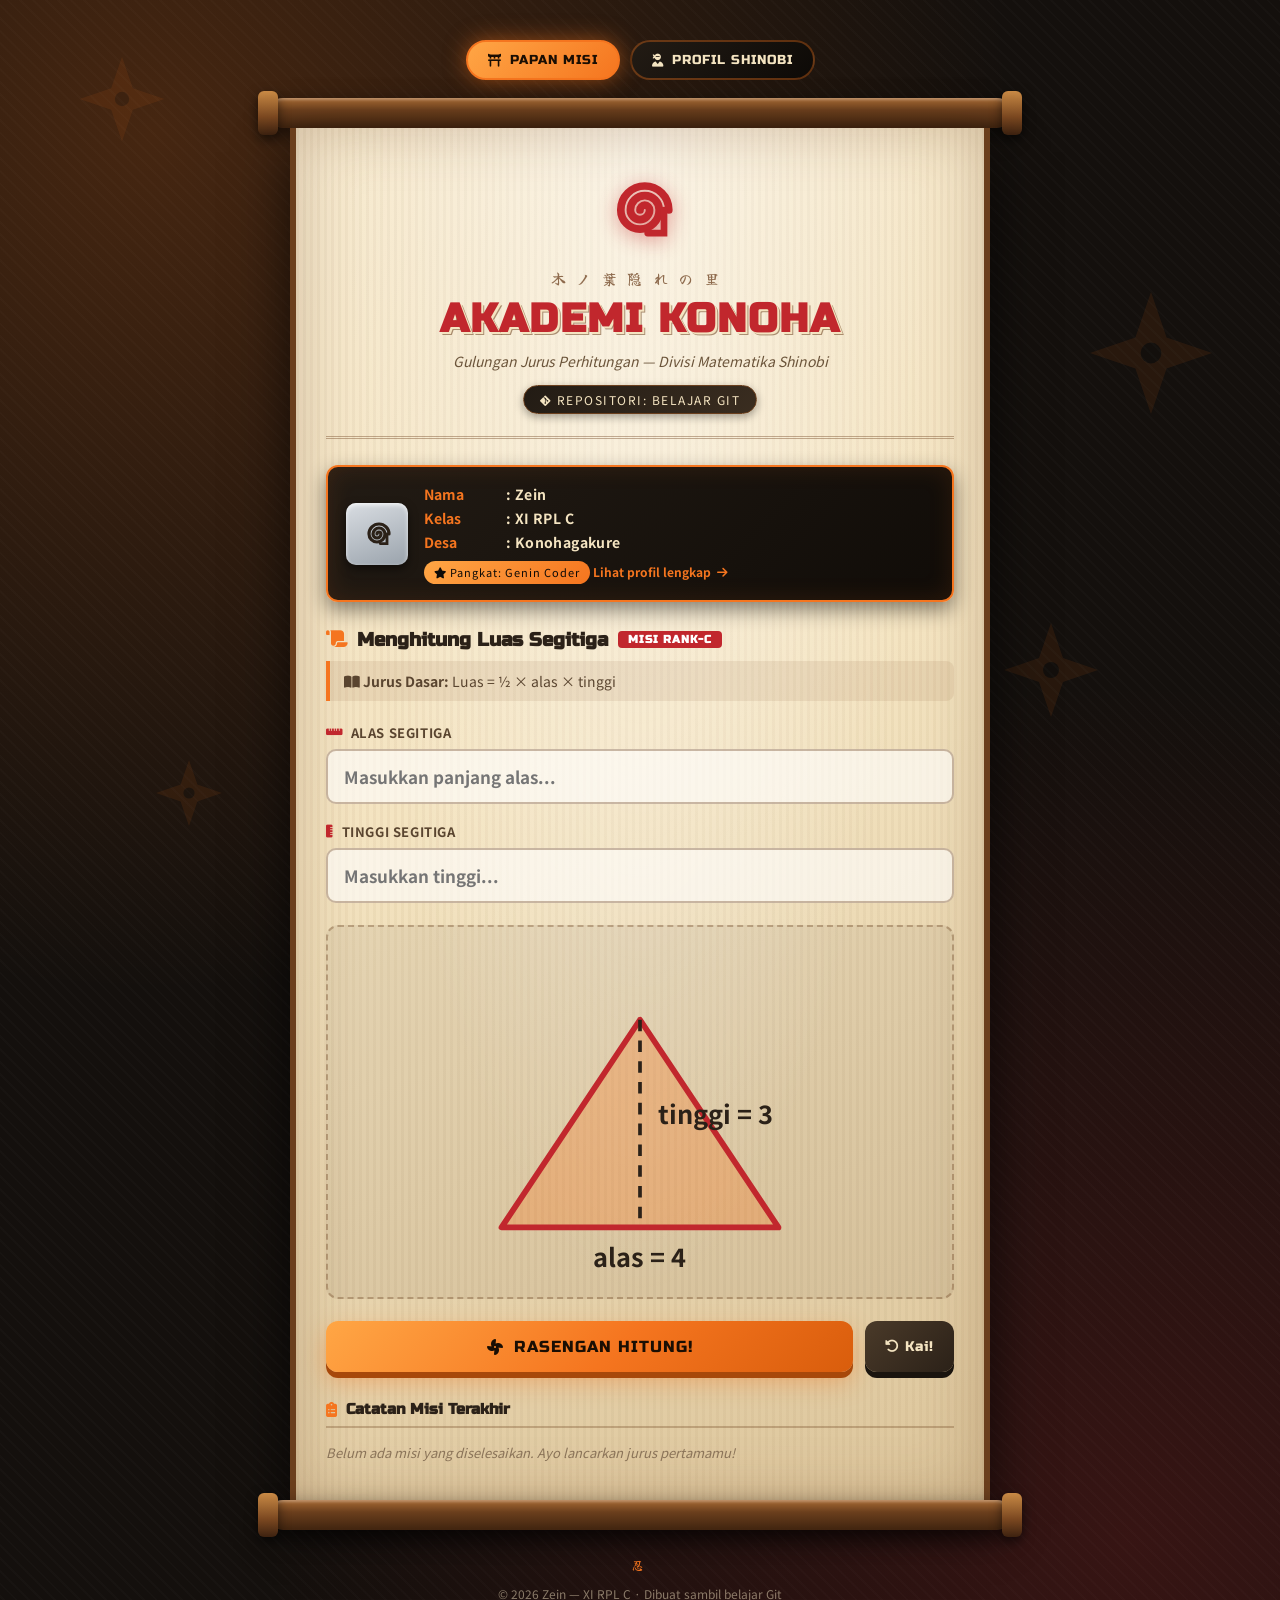
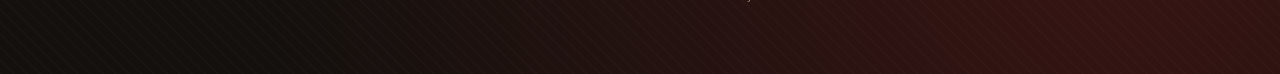
<file: index.html>
<!DOCTYPE html>
<html lang="id">
<head>
    <meta charset="UTF-8">
    <meta name="viewport" content="width=device-width, initial-scale=1.0">
    <title>Akademi Konoha — Menghitung Luas Segitiga</title>

    <!-- Font dari CDN Google Fonts -->
    <link rel="preconnect" href="https://fonts.googleapis.com">
    <link rel="preconnect" href="https://fonts.gstatic.com" crossorigin>
    <link href="https://fonts.googleapis.com/css2?family=Russo+One&family=Yuji+Syuku&family=Noto+Sans+JP:wght@400;700&display=swap" rel="stylesheet">

    <!-- Ikon dari CDN Font Awesome -->
    <link rel="stylesheet" href="https://cdnjs.cloudflare.com/ajax/libs/font-awesome/6.5.2/css/all.min.css">

    <link rel="stylesheet" href="style.css">
</head>
<body>

    <!-- Kumpulan bentuk SVG yang dipakai berulang -->
    <svg width="0" height="0" style="position:absolute" aria-hidden="true">
        <symbol id="ikon-shuriken" viewBox="0 0 100 100">
            <path d="M50 3 L62 38 L97 50 L62 62 L50 97 L38 62 L3 50 L38 38 Z"
                  fill="currentColor"/>
            <circle cx="50" cy="50" r="8" fill="#14100d"/>
        </symbol>
        <symbol id="ikon-pusaran" viewBox="0 0 100 100">
            <g fill="none" stroke="currentColor" stroke-width="8" stroke-linecap="round">
                <path d="M50 50
                         a 5  5  0 0 1 10 0
                         a 10 10 0 0 1 -20 0
                         a 15 15 0 0 1 30 0
                         a 20 20 0 0 1 -40 0
                         a 25 25 0 0 1 50 0"/>
                <path d="M75 50 L75 74 L58 74" stroke-width="7"/>
            </g>
        </symbol>
    </svg>

    <!-- Shuriken berputar di latar belakang -->
    <div class="latar-shuriken" aria-hidden="true">
        <svg class="shuriken-terbang" viewBox="0 0 100 100"><use href="#ikon-shuriken"></use></svg>
        <svg class="shuriken-terbang" viewBox="0 0 100 100"><use href="#ikon-shuriken"></use></svg>
        <svg class="shuriken-terbang" viewBox="0 0 100 100"><use href="#ikon-shuriken"></use></svg>
        <svg class="shuriken-terbang" viewBox="0 0 100 100"><use href="#ikon-shuriken"></use></svg>
    </div>

    <main class="halaman">

        <!-- ===== Navigasi ===== -->
        <nav class="navigasi-ninja">
            <a class="tautan-nav aktif" href="index.html" aria-current="page">
                <i class="fa-solid fa-torii-gate"></i> Papan Misi
            </a>
            <a class="tautan-nav" href="profile.html">
                <i class="fa-solid fa-user-ninja"></i> Profil Shinobi
            </a>
        </nav>

        <div class="batang"></div>

        <div class="gulungan">

            <!-- ===== Kepala gulungan ===== -->
            <header class="kepala">
                <svg class="lambang" viewBox="0 0 100 100" role="img" aria-label="Lambang pusaran Uzumaki">
                    <use href="#ikon-pusaran"></use>
                </svg>
                <p class="kanji-besar">木ノ葉隠れの里</p>
                <h1>Akademi Konoha</h1>
                <p class="sub-judul">Gulungan Jurus Perhitungan — Divisi Matematika Shinobi</p>
                <span class="pita-repo">
                    <i class="fa-brands fa-git-alt"></i> Repositori: Belajar Git
                </span>
            </header>

            <!-- ===== Kartu identitas ===== -->
            <section class="kartu-ninja">
                <div class="ikat-kepala">
                    <svg viewBox="0 0 100 100" aria-hidden="true"><use href="#ikon-pusaran"></use></svg>
                </div>
                <div class="data-ninja">
                    <div class="baris"><span class="label">Nama</span><span class="nilai">: Zein</span></div>
                    <div class="baris"><span class="label">Kelas</span><span class="nilai">: XI RPL C</span></div>
                    <div class="baris"><span class="label">Desa</span><span class="nilai">: Konohagakure</span></div>
                    <span class="pangkat"><i class="fa-solid fa-star"></i> Pangkat: Genin Coder</span>
                    <a class="tautan-profil" href="profile.html">
                        Lihat profil lengkap <i class="fa-solid fa-arrow-right"></i>
                    </a>
                </div>
            </section>

            <!-- ===== Papan misi ===== -->
            <section class="papan-misi">
                <h2 class="judul-misi">
                    <i class="fa-solid fa-scroll"></i>
                    Menghitung Luas Segitiga
                    <span class="rank-misi">MISI RANK-C</span>
                </h2>

                <p class="rumus-misi">
                    <i class="fa-solid fa-book-open"></i>
                    <strong>Jurus Dasar:</strong> Luas = ½ &times; alas &times; tinggi
                </p>

                <form id="form-jurus" novalidate>
                    <div class="kolom-jurus">
                        <label for="alas">
                            <i class="fa-solid fa-ruler-horizontal"></i> Alas Segitiga
                        </label>
                        <input type="number" id="alas" name="alas" step="any" min="0"
                               placeholder="Masukkan panjang alas..." autocomplete="off">
                    </div>

                    <div class="kolom-jurus">
                        <label for="tinggi">
                            <i class="fa-solid fa-ruler-vertical"></i> Tinggi Segitiga
                        </label>
                        <input type="number" id="tinggi" name="tinggi" step="any" min="0"
                               placeholder="Masukkan tinggi..." autocomplete="off">
                    </div>

                    <!-- Pratinjau bentuk segitiga, digambar ulang oleh script.js -->
                    <div class="panel-pratinjau">
                        <svg id="pratinjau" viewBox="0 0 260 150" role="img"
                             aria-label="Pratinjau bentuk segitiga">
                            <polygon id="bidang-segitiga" points="50,125 210,125 130,45"></polygon>
                            <line id="garis-tinggi" class="garis-tinggi" x1="130" y1="45" x2="130" y2="125"></line>
                            <text id="teks-alas"   class="teks-ukur" x="130" y="142" text-anchor="middle">alas</text>
                            <text id="teks-tinggi" class="teks-ukur" x="138" y="88">tinggi</text>
                        </svg>
                    </div>

                    <div class="deret-tombol">
                        <button type="submit" class="tombol-rasengan">
                            <i class="fa-solid fa-fan"></i> Rasengan Hitung!
                        </button>
                        <button type="button" id="tombol-reset" class="tombol-kai">
                            <i class="fa-solid fa-rotate-left"></i> Kai!
                        </button>
                    </div>
                </form>

                <!-- Hasil perhitungan diisi oleh script.js -->
                <div id="panel-hasil" class="panel-hasil" aria-live="polite"></div>
            </section>

            <!-- ===== Catatan misi ===== -->
            <section class="catatan-misi">
                <h3 class="judul-catatan">
                    <i class="fa-solid fa-clipboard-list"></i> Catatan Misi Terakhir
                </h3>
                <ul id="daftar-catatan"></ul>
                <p id="catatan-kosong" class="catatan-kosong">
                    Belum ada misi yang diselesaikan. Ayo lancarkan jurus pertamamu!
                </p>
            </section>

        </div>

        <div class="batang"></div>

        <footer class="kaki">
            <p><span class="kanji-kaki">忍</span></p>
            <p>&copy; 2026 Zein — XI RPL C &middot; Dibuat sambil belajar Git</p>
        </footer>
    </main>

    <script src="script.js"></script>
</body>
</html>
</file>
<file: style.css>
/* ============================================================
   AKADEMI NINJA KONOHA  —  Tema Naruto
   Halaman latihan: Menghitung Luas Segitiga
   Zein / XI RPL C
   ============================================================ */

:root {
    --oren:         #f5751f;
    --oren-terang:  #ffa645;
    --arang:        #14100d;
    --arang-2:      #221b14;
    --krem:         #f4e4c1;
    --krem-gelap:   #dcc59b;
    --merah:        #c1272d;
    --kayu:         #6b3f1d;
    --kayu-terang:  #a86a33;
    --tinta:        #2b2118;
}

* { box-sizing: border-box; }

body {
    margin: 0;
    padding: 40px 16px 60px;
    font-family: "Noto Sans JP", "Segoe UI", Arial, sans-serif;
    color: var(--krem);
    background-color: var(--arang);
    background-image:
        radial-gradient(circle at 12% 8%,  rgba(245,117,31,.22), transparent 45%),
        radial-gradient(circle at 88% 92%, rgba(193,39,45,.20),  transparent 45%),
        repeating-linear-gradient(45deg,
            rgba(255,255,255,.016) 0 2px,
            transparent 2px 9px);
    overflow-x: hidden;
}

/* ---------- Shuriken melayang di latar ---------- */
.latar-shuriken {
    position: fixed;
    inset: 0;
    pointer-events: none;
    z-index: 0;
    overflow: hidden;
}

.shuriken-terbang {
    position: absolute;
    color: var(--oren);
    opacity: .09;
    animation: berputar linear infinite;
}

.shuriken-terbang:nth-child(1) { top:  6%;    left:  6%;  width:  90px; animation-duration: 14s; }
.shuriken-terbang:nth-child(2) { top: 32%;    right: 5%;  width: 130px; animation-duration: 22s; animation-direction: reverse; }
.shuriken-terbang:nth-child(3) { bottom: 8%;  left: 12%;  width:  70px; animation-duration: 11s; }
.shuriken-terbang:nth-child(4) { bottom: 20%; right: 14%; width: 100px; animation-duration: 18s; animation-direction: reverse; }

@keyframes berputar {
    from { transform: rotate(0deg); }
    to   { transform: rotate(360deg); }
}

/* ---------- Kerangka halaman ---------- */
.halaman {
    position: relative;
    z-index: 1;
    max-width: 700px;
    margin: 0 auto;
}

/* ---------- Gulungan (makimono) ---------- */
.gulungan {
    position: relative;
    background:
        radial-gradient(ellipse at 50% 0%, rgba(255,255,255,.5), transparent 60%),
        repeating-linear-gradient(90deg,
            rgba(120,90,50,.05) 0 3px,
            transparent 3px 7px),
        linear-gradient(160deg, #f7ead0 0%, var(--krem) 45%, var(--krem-gelap) 100%);
    color: var(--tinta);
    padding: 34px 30px 38px;
    border-left: 6px solid var(--kayu);
    border-right: 6px solid var(--kayu);
    box-shadow:
        inset 0 0 60px rgba(107,63,29,.28),
        0 24px 50px rgba(0,0,0,.65);
    animation: gulungan-terbuka .7s cubic-bezier(.2,.8,.3,1) both;
}

@keyframes gulungan-terbuka {
    from { opacity: 0; transform: scaleY(.75) translateY(-14px); }
    to   { opacity: 1; transform: scaleY(1) translateY(0); }
}

/* Batang kayu penggulung atas & bawah */
.batang {
    position: relative;
    height: 30px;
    margin: 0 -22px;
    border-radius: 15px;
    background: linear-gradient(180deg,
        var(--kayu-terang) 0%,
        var(--kayu) 40%,
        #40240f 100%);
    box-shadow: 0 8px 22px rgba(0,0,0,.6), inset 0 2px 3px rgba(255,255,255,.28);
}

.batang::before,
.batang::after {
    content: "";
    position: absolute;
    top: 50%;
    width: 20px;
    height: 44px;
    transform: translateY(-50%);
    border-radius: 6px;
    background: linear-gradient(180deg, #c98a45, #7a4720 60%, #3d2210);
    box-shadow: 0 4px 12px rgba(0,0,0,.55);
}
.batang::before { left:  -10px; }
.batang::after  { right: -10px; }

/* ---------- Kepala halaman ---------- */
.kepala {
    text-align: center;
    padding-bottom: 22px;
    border-bottom: 3px double rgba(107,63,29,.4);
}

.lambang {
    display: block;
    width: 96px;
    height: 96px;
    margin: 0 auto 10px;
    color: var(--merah);
    filter: drop-shadow(0 4px 10px rgba(193,39,45,.45));
    animation: pusaran-hidup 6s ease-in-out infinite;
}

@keyframes pusaran-hidup {
    0%, 100% { transform: rotate(0deg)  scale(1);    }
    50%      { transform: rotate(-8deg) scale(1.06); }
}

.kanji-besar {
    font-family: "Yuji Syuku", "Yu Mincho", serif;
    font-size: 15px;
    letter-spacing: .7em;
    color: rgba(107,63,29,.75);
    margin: 0 0 6px;
}

h1 {
    font-family: "Russo One", Impact, sans-serif;
    font-size: clamp(26px, 6vw, 40px);
    letter-spacing: 2px;
    margin: 0;
    color: var(--merah);
    text-transform: uppercase;
    text-shadow:
        2px 2px 0 var(--krem),
        3px 3px 0 rgba(107,63,29,.55);
}

.sub-judul {
    margin: 8px 0 0;
    font-size: 14px;
    color: #6b543a;
    font-style: italic;
}

.pita-repo {
    display: inline-block;
    margin-top: 14px;
    padding: 5px 16px;
    font-size: 12px;
    letter-spacing: 1.5px;
    text-transform: uppercase;
    color: var(--krem);
    background: linear-gradient(135deg, var(--arang-2), #3a2d20);
    border: 1px solid var(--kayu);
    border-radius: 999px;
    box-shadow: 0 3px 8px rgba(0,0,0,.35);
}

/* ---------- Kartu identitas shinobi ---------- */
.kartu-ninja {
    display: flex;
    align-items: center;
    gap: 16px;
    margin: 26px 0;
    padding: 16px 18px;
    background: linear-gradient(135deg, var(--arang-2), #100c08);
    border: 2px solid var(--oren);
    border-radius: 12px;
    color: var(--krem);
    box-shadow: 0 8px 20px rgba(0,0,0,.45), inset 0 0 24px rgba(245,117,31,.12);
}

.ikat-kepala {
    flex: 0 0 auto;
    width: 62px;
    height: 62px;
    display: grid;
    place-items: center;
    border-radius: 10px;
    background: linear-gradient(160deg, #d9dde2, #9aa3ac);
    box-shadow: inset 0 2px 4px rgba(255,255,255,.75), 0 4px 10px rgba(0,0,0,.5);
}

.ikat-kepala svg { width: 40px; height: 40px; color: var(--tinta); }

.data-ninja { line-height: 1.7; font-size: 14px; }
.data-ninja .baris { display: flex; gap: 8px; }
.data-ninja .label { width: 74px; color: var(--oren); font-weight: 700; }
.data-ninja .nilai { font-weight: 700; letter-spacing: .4px; }

.pangkat {
    display: inline-block;
    margin-top: 4px;
    padding: 2px 10px;
    font-size: 11px;
    letter-spacing: 1px;
    border-radius: 999px;
    color: #0d0a07;
    background: linear-gradient(135deg, var(--oren-terang), var(--oren));
}

/* ---------- Papan misi ---------- */
.judul-misi {
    display: flex;
    align-items: center;
    flex-wrap: wrap;
    gap: 10px;
    font-family: "Russo One", Impact, sans-serif;
    font-size: 19px;
    color: var(--tinta);
    margin: 0 0 4px;
}

.judul-misi i { color: var(--oren); }

.rank-misi {
    padding: 2px 10px;
    font-size: 11px;
    font-weight: 700;
    letter-spacing: 1px;
    border-radius: 4px;
    color: #fff;
    background: var(--merah);
}

.rumus-misi {
    margin: 10px 0 22px;
    padding: 10px 14px;
    font-size: 14px;
    color: #5a4530;
    background: rgba(107,63,29,.09);
    border-left: 4px solid var(--oren);
    border-radius: 0 8px 8px 0;
}

/* ---------- Form ---------- */
.kolom-jurus { margin-bottom: 18px; }

label {
    display: flex;
    align-items: center;
    gap: 8px;
    margin-bottom: 7px;
    font-size: 13px;
    font-weight: 700;
    letter-spacing: .6px;
    text-transform: uppercase;
    color: #5a4530;
}

label i { color: var(--merah); }

input[type="number"] {
    width: 100%;
    padding: 13px 16px;
    font-family: inherit;
    font-size: 17px;
    font-weight: 700;
    color: var(--tinta);
    background: rgba(255,255,255,.62);
    border: 2px solid rgba(107,63,29,.35);
    border-radius: 10px;
    transition: border-color .2s, box-shadow .2s, background .2s;
}

input[type="number"]:focus {
    outline: none;
    background: #fff;
    border-color: var(--oren);
    box-shadow: 0 0 0 4px rgba(245,117,31,.22);
}

input.salah {
    border-color: var(--merah);
    box-shadow: 0 0 0 4px rgba(193,39,45,.18);
    animation: getar .3s;
}

@keyframes getar {
    0%, 100% { transform: translateX(0); }
    25%      { transform: translateX(-6px); }
    75%      { transform: translateX(6px); }
}

/* ---------- Pratinjau segitiga ---------- */
.panel-pratinjau {
    margin: 22px 0;
    padding: 12px;
    background: rgba(20,16,13,.055);
    border: 2px dashed rgba(107,63,29,.35);
    border-radius: 12px;
}

.panel-pratinjau svg { display: block; width: 100%; height: auto; }

#bidang-segitiga {
    fill: rgba(245,117,31,.3);
    stroke: var(--merah);
    stroke-width: 2.5;
    stroke-linejoin: round;
    transition: all .35s cubic-bezier(.2,.8,.3,1);
}

.garis-tinggi {
    stroke: var(--tinta);
    stroke-width: 1.6;
    stroke-dasharray: 5 4;
    transition: all .35s cubic-bezier(.2,.8,.3,1);
}

.teks-ukur {
    font-family: "Noto Sans JP", sans-serif;
    font-size: 11px;
    font-weight: 700;
    fill: var(--tinta);
}

/* ---------- Tombol ---------- */
.deret-tombol {
    display: flex;
    gap: 12px;
    margin-top: 6px;
}

button {
    font-family: "Russo One", Impact, sans-serif;
    letter-spacing: 1px;
    border: none;
    border-radius: 12px;
    cursor: pointer;
    transition: transform .15s, box-shadow .2s, filter .2s;
}

button:active { transform: translateY(2px) scale(.99); }

.tombol-rasengan {
    flex: 1;
    display: flex;
    align-items: center;
    justify-content: center;
    gap: 10px;
    padding: 16px;
    font-size: 16px;
    text-transform: uppercase;
    color: #1a0e03;
    background: linear-gradient(135deg, var(--oren-terang), var(--oren) 55%, #d95d0c);
    box-shadow: 0 6px 0 #a7480a, 0 10px 24px rgba(245,117,31,.4);
    animation: denyut-chakra 2.6s ease-in-out infinite;
}

.tombol-rasengan:hover {
    filter: brightness(1.08);
    box-shadow: 0 6px 0 #a7480a, 0 0 34px rgba(255,166,69,.85);
}

.tombol-rasengan:active {
    box-shadow: 0 2px 0 #a7480a, 0 0 20px rgba(255,166,69,.6);
}

.tombol-rasengan i { animation: berputar 3s linear infinite; }

@keyframes denyut-chakra {
    0%, 100% { box-shadow: 0 6px 0 #a7480a, 0 10px 24px rgba(245,117,31,.35); }
    50%      { box-shadow: 0 6px 0 #a7480a, 0 10px 30px rgba(255,166,69,.72); }
}

.tombol-kai {
    padding: 16px 20px;
    font-size: 14px;
    color: var(--krem);
    background: linear-gradient(135deg, #4a3a29, #2b2118);
    box-shadow: 0 6px 0 #1a140e;
}

.tombol-kai:hover  { filter: brightness(1.2); }
.tombol-kai:active { box-shadow: 0 2px 0 #1a140e; }

/* ---------- Hasil ---------- */
.panel-hasil { margin-top: 24px; }

.kotak-hasil {
    padding: 20px 22px;
    border-radius: 14px;
    animation: muncul-poof .45s cubic-bezier(.2,.9,.3,1.2) both;
}

@keyframes muncul-poof {
    0%   { opacity: 0; transform: scale(.6) translateY(10px); filter: blur(6px); }
    60%  { opacity: 1; transform: scale(1.04); filter: blur(0); }
    100% { opacity: 1; transform: scale(1) translateY(0); }
}

.kotak-hasil.sukses {
    color: var(--krem);
    background:
        radial-gradient(circle at 50% 0%, rgba(245,117,31,.35), transparent 65%),
        linear-gradient(135deg, var(--arang-2), #0d0a07);
    border: 2px solid var(--oren);
    box-shadow: 0 10px 28px rgba(0,0,0,.5), inset 0 0 30px rgba(245,117,31,.15);
}

.kotak-hasil.gagal {
    color: #ffe0e0;
    background: linear-gradient(135deg, #3a1113, #1d0809);
    border: 2px solid var(--merah);
    box-shadow: 0 10px 28px rgba(0,0,0,.5);
}

.hasil-atas {
    display: flex;
    align-items: center;
    gap: 9px;
    font-size: 12px;
    letter-spacing: 2px;
    text-transform: uppercase;
    color: var(--oren);
    margin-bottom: 6px;
}

.kotak-hasil.gagal .hasil-atas { color: #ff8a8a; }

.angka-hasil {
    font-family: "Russo One", Impact, sans-serif;
    font-size: clamp(30px, 8vw, 46px);
    line-height: 1.1;
    color: var(--oren-terang);
    text-shadow: 0 0 22px rgba(245,117,31,.6);
}

.angka-hasil .satuan {
    font-size: .45em;
    color: var(--krem);
    margin-left: 6px;
}

.jalan-rumus {
    margin-top: 10px;
    padding-top: 10px;
    font-size: 13px;
    line-height: 1.9;
    color: var(--krem-gelap);
    border-top: 1px dashed rgba(244,228,193,.28);
}

.pesan-gagal { font-size: 15px; font-weight: 700; line-height: 1.6; }

/* ---------- Catatan misi ---------- */
.catatan-misi { margin-top: 28px; }

.judul-catatan {
    display: flex;
    align-items: center;
    gap: 9px;
    font-family: "Russo One", Impact, sans-serif;
    font-size: 15px;
    color: var(--tinta);
    padding-bottom: 8px;
    border-bottom: 2px solid rgba(107,63,29,.3);
}

.judul-catatan i { color: var(--oren); }

#daftar-catatan {
    list-style: none;
    margin: 12px 0 0;
    padding: 0;
    font-size: 13px;
}

#daftar-catatan li {
    display: flex;
    justify-content: space-between;
    gap: 12px;
    padding: 9px 12px;
    margin-bottom: 6px;
    color: #4a3a29;
    background: rgba(107,63,29,.08);
    border-left: 3px solid var(--oren);
    border-radius: 0 8px 8px 0;
    animation: geser-masuk .35s ease both;
}

#daftar-catatan li .luas { font-weight: 700; color: var(--merah); }

@keyframes geser-masuk {
    from { opacity: 0; transform: translateX(-14px); }
    to   { opacity: 1; transform: translateX(0); }
}

.catatan-kosong {
    margin: 12px 0 0;
    font-size: 13px;
    font-style: italic;
    color: #8a7358;
}

/* ---------- Kaki halaman ---------- */
.kaki {
    margin-top: 26px;
    text-align: center;
    font-size: 12px;
    color: rgba(244,228,193,.5);
}

.kaki .kanji-kaki {
    font-family: "Yuji Syuku", "Yu Mincho", serif;
    letter-spacing: .5em;
    color: var(--oren);
}

/* ---------- Layar kecil ---------- */
@media (max-width: 520px) {
    body { padding: 22px 10px 40px; }
    .gulungan { padding: 26px 18px 30px; }
    .kartu-ninja { flex-direction: column; text-align: center; }
    .data-ninja .baris { justify-content: center; }
    .deret-tombol { flex-direction: column; }
}

/* ============================================================
   NAVIGASI ANTAR HALAMAN
   ============================================================ */
.navigasi-ninja {
    display: flex;
    justify-content: center;
    flex-wrap: wrap;
    gap: 10px;
    margin-bottom: 18px;
}

.tautan-nav {
    display: inline-flex;
    align-items: center;
    gap: 8px;
    padding: 10px 20px;
    font-family: "Russo One", Impact, sans-serif;
    font-size: 13px;
    letter-spacing: 1px;
    text-transform: uppercase;
    text-decoration: none;
    color: var(--krem);
    background: linear-gradient(135deg, var(--arang-2), #0d0a07);
    border: 2px solid rgba(245,117,31,.35);
    border-radius: 999px;
    transition: transform .15s, border-color .2s, color .2s, box-shadow .2s;
}

.tautan-nav:hover {
    transform: translateY(-2px);
    color: var(--oren-terang);
    border-color: var(--oren);
    box-shadow: 0 6px 16px rgba(0,0,0,.45);
}

.tautan-nav.aktif {
    color: #1a0e03;
    background: linear-gradient(135deg, var(--oren-terang), var(--oren));
    border-color: var(--oren);
    box-shadow: 0 0 22px rgba(245,117,31,.5);
}

/* Tautan kecil di kartu identitas halaman utama */
.tautan-profil {
    display: inline-flex;
    align-items: center;
    gap: 6px;
    margin-top: 8px;
    font-size: 12px;
    font-weight: 700;
    text-decoration: none;
    color: var(--oren);
    transition: gap .2s, color .2s;
}

.tautan-profil:hover { gap: 11px; color: var(--oren-terang); }

/* ============================================================
   HALAMAN PROFIL
   ============================================================ */

/* ---------- Kepala profil & avatar ---------- */
.kepala-profil {
    text-align: center;
    padding-bottom: 24px;
    border-bottom: 3px double rgba(107,63,29,.4);
}

.bingkai-avatar {
    width: 152px;
    height: 152px;
    margin: 0 auto 16px;
    padding: 6px;
    border-radius: 50%;
    background: linear-gradient(135deg, var(--oren-terang), var(--merah));
    box-shadow:
        0 0 0 5px var(--krem),
        0 12px 28px rgba(0,0,0,.45),
        0 0 36px rgba(245,117,31,.45);
    animation: denyut-avatar 3.4s ease-in-out infinite;
}

.bingkai-avatar img,
.bingkai-avatar svg {
    display: block;
    width: 100%;
    height: 100%;
    border-radius: 50%;
    background: var(--krem);
    object-fit: cover;
}

@keyframes denyut-avatar {
    0%, 100% { box-shadow: 0 0 0 5px var(--krem), 0 12px 28px rgba(0,0,0,.45), 0 0 30px rgba(245,117,31,.35); }
    50%      { box-shadow: 0 0 0 5px var(--krem), 0 12px 28px rgba(0,0,0,.45), 0 0 48px rgba(255,166,69,.75); }
}

.nama-profil {
    font-family: "Russo One", Impact, sans-serif;
    font-size: clamp(28px, 7vw, 44px);
    letter-spacing: 3px;
    margin: 0;
    color: var(--merah);
    text-transform: uppercase;
    text-shadow: 2px 2px 0 var(--krem), 3px 3px 0 rgba(107,63,29,.55);
}

/* ---------- Judul tiap bagian ---------- */
.judul-bagian {
    display: flex;
    align-items: center;
    gap: 9px;
    margin: 30px 0 14px;
    padding-bottom: 8px;
    font-family: "Russo One", Impact, sans-serif;
    font-size: 16px;
    color: var(--tinta);
    border-bottom: 2px solid rgba(107,63,29,.3);
}

.judul-bagian i { color: var(--oren); }

/* ---------- Kotak data shinobi ---------- */
.grid-data {
    display: grid;
    grid-template-columns: repeat(2, 1fr);
    gap: 12px;
}

.sel-data {
    padding: 14px 16px;
    color: var(--krem);
    background: linear-gradient(135deg, var(--arang-2), #100c08);
    border: 1px solid rgba(245,117,31,.4);
    border-radius: 10px;
    box-shadow: 0 6px 16px rgba(0,0,0,.35);
}

.label-data {
    display: flex;
    align-items: center;
    gap: 7px;
    margin-bottom: 4px;
    font-size: 11px;
    letter-spacing: 1.5px;
    text-transform: uppercase;
    color: var(--oren);
}

.isi-data { font-size: 15px; font-weight: 700; }

/* ---------- Bio & nindo ---------- */
.bio-teks {
    margin: 0;
    font-size: 14.5px;
    line-height: 1.9;
    color: #4a3a29;
    text-align: justify;
}

.nindo {
    position: relative;
    margin: 20px 0 0;
    padding: 18px 22px 18px 54px;
    font-size: 15px;
    font-style: italic;
    line-height: 1.7;
    color: #5a4530;
    background: rgba(107,63,29,.09);
    border-left: 4px solid var(--merah);
    border-radius: 0 10px 10px 0;
}

.nindo::before {
    content: "\f10d";                       /* ikon kutip dari Font Awesome */
    font-family: "Font Awesome 6 Free";
    font-weight: 900;
    font-style: normal;
    position: absolute;
    left: 18px;
    top: 17px;
    font-size: 19px;
    color: var(--oren);
}

/* ---------- Bar level chakra ---------- */
.jurus { margin-bottom: 16px; }

.baris-jurus {
    display: flex;
    justify-content: space-between;
    align-items: center;
    margin-bottom: 6px;
    font-size: 13px;
    font-weight: 700;
    color: #5a4530;
}

.nama-jurus {
    display: flex;
    align-items: center;
    gap: 9px;
    letter-spacing: .5px;
}

.nama-jurus i { font-size: 16px; color: var(--merah); }

.nilai-jurus {
    font-family: "Russo One", Impact, sans-serif;
    color: var(--merah);
}

.alur-chakra {
    height: 12px;
    background: rgba(107,63,29,.18);
    border-radius: 999px;
    overflow: hidden;
    box-shadow: inset 0 2px 4px rgba(0,0,0,.25);
}

.isi-chakra {
    width: 0;
    height: 100%;
    border-radius: 999px;
    background: linear-gradient(90deg, var(--merah), var(--oren) 45%, var(--oren-terang) 80%, #fff3d6);
    box-shadow: 0 0 12px rgba(245,117,31,.75);
    transition: width 1.2s cubic-bezier(.2,.8,.3,1);
}

/* ---------- Tombol sosmed ---------- */
.deret-sosmed {
    display: flex;
    flex-wrap: wrap;
    gap: 12px;
}

.tombol-sosmed {
    display: inline-flex;
    align-items: center;
    gap: 9px;
    padding: 12px 18px;
    font-size: 13px;
    font-weight: 700;
    text-decoration: none;
    color: var(--krem);
    background: linear-gradient(135deg, var(--arang-2), #100c08);
    border: 2px solid rgba(245,117,31,.3);
    border-radius: 10px;
    transition: transform .15s, border-color .2s, box-shadow .2s;
}

.tombol-sosmed i { font-size: 17px; color: var(--oren); }

.tombol-sosmed:hover {
    transform: translateY(-3px);
    border-color: var(--oren);
    box-shadow: 0 8px 18px rgba(0,0,0,.45), 0 0 20px rgba(245,117,31,.3);
}

.tombol-sosmed.github:hover    { border-color: #ffffff; }
.tombol-sosmed.instagram:hover { border-color: #e1306c; }
.tombol-sosmed.email:hover     { border-color: var(--merah); }

.catatan-kecil {
    margin: 14px 0 0;
    font-size: 12px;
    font-style: italic;
    line-height: 1.7;
    color: #8a7358;
}

.catatan-kecil i { color: var(--oren); }

.catatan-kecil code {
    padding: 1px 6px;
    font-size: 11.5px;
    color: var(--tinta);
    background: rgba(107,63,29,.14);
    border-radius: 4px;
}

/* ---------- Layar kecil (halaman profil) ---------- */
@media (max-width: 520px) {
    .grid-data       { grid-template-columns: 1fr; }
    .bingkai-avatar  { width: 124px; height: 124px; }
    .navigasi-ninja  { gap: 8px; }
    .tautan-nav      { padding: 9px 14px; font-size: 11px; }
    .deret-sosmed    { flex-direction: column; }
    .bio-teks        { text-align: left; }
}

/* ---------- Hormati preferensi kurangi animasi ---------- */
@media (prefers-reduced-motion: reduce) {
    * { animation: none !important; transition: none !important; }
}
</file>
